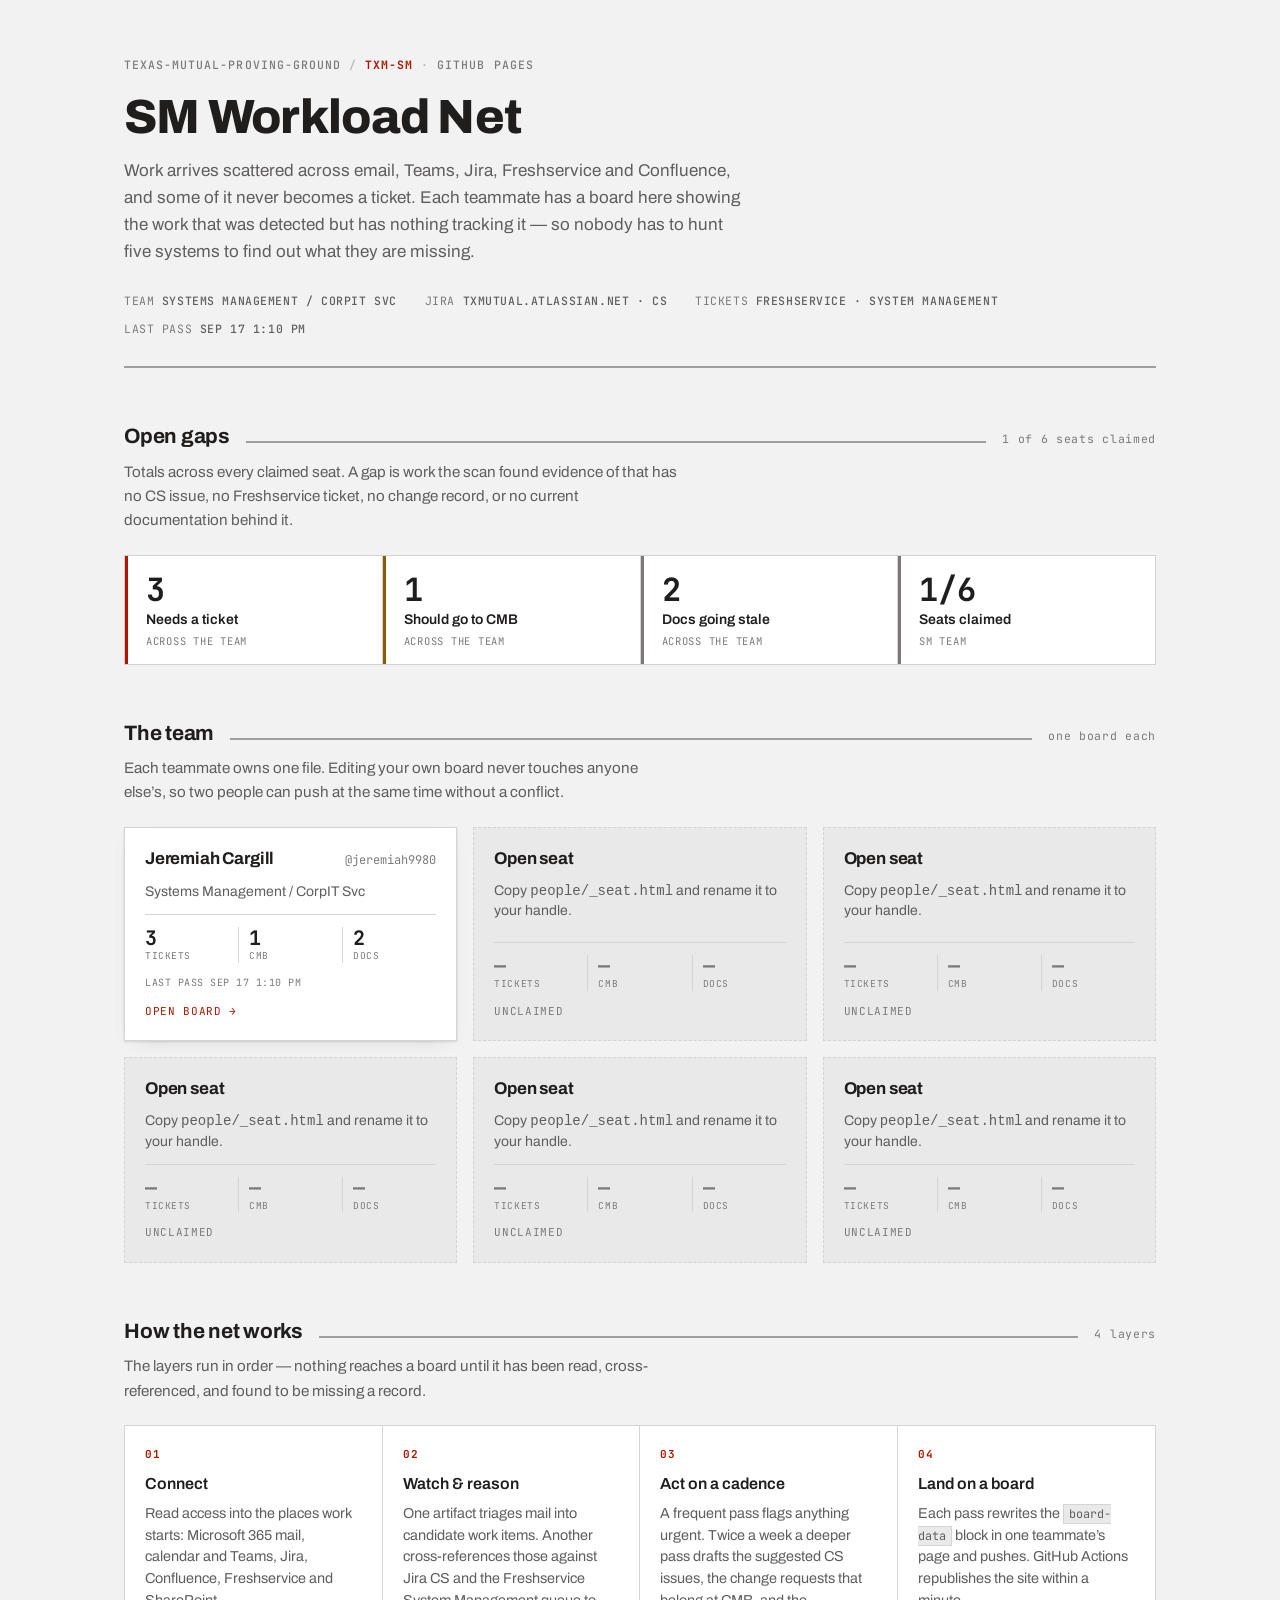
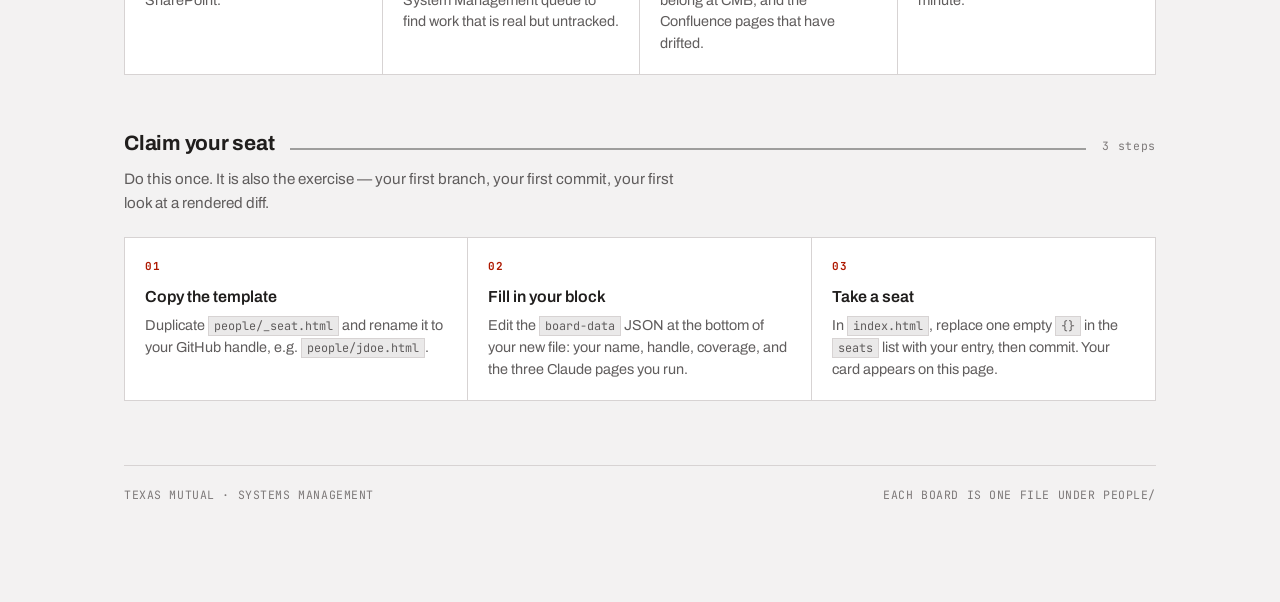
<file: index.html>
<!DOCTYPE html>
<html lang="en">
<head>
<meta charset="utf-8">
<meta name="viewport" content="width=device-width, initial-scale=1">
<title>SM Workload Net</title>
<link rel="preconnect" href="https://fonts.googleapis.com">
<link rel="preconnect" href="https://fonts.gstatic.com" crossorigin>
<link rel="stylesheet" href="https://fonts.googleapis.com/css2?family=Archivo:wght@400;500;600;700;800&family=JetBrains+Mono:wght@400;500;700&display=swap">
<link rel="stylesheet" href="assets/board.css">
</head>
<body>
<div class="wrap">

  <header class="masthead">
    <div class="repo">
      <span>Texas-Mutual-Proving-Ground</span><span class="slash">/</span><b>TXM-SM</b>
      <span class="slash">&middot;</span><span>GitHub Pages</span>
    </div>
    <h1>SM Workload Net</h1>
    <p class="standfirst">Work arrives scattered across email, Teams, Jira, Freshservice and Confluence, and some of it never becomes a ticket. Each teammate has a board here showing the work that was detected but has nothing tracking it &mdash; so nobody has to hunt five systems to find out what they are missing.</p>
    <div class="mast-meta">
      <span>Team <b>Systems Management / CorpIT Svc</b></span>
      <span>Jira <b>txmutual.atlassian.net &middot; CS</b></span>
      <span>Tickets <b>Freshservice &middot; System Management</b></span>
      <span>Last pass <b id="asof">&mdash;</b></span>
    </div>
  </header>

  <section id="gaps">
    <div class="sec-head">
      <h2>Open gaps</h2><div class="sec-rule"></div>
      <span class="sec-count" id="seatcount"></span>
    </div>
    <p class="sec-note">Totals across every claimed seat. A gap is work the scan found evidence of that has no CS issue, no Freshservice ticket, no change record, or no current documentation behind it.</p>
    <div class="strip" id="strip"></div>
  </section>

  <section id="team">
    <div class="sec-head">
      <h2>The team</h2><div class="sec-rule"></div>
      <span class="sec-count">one board each</span>
    </div>
    <p class="sec-note">Each teammate owns one file. Editing your own board never touches anyone else&rsquo;s, so two people can push at the same time without a conflict.</p>
    <div class="seats" id="seats"></div>
  </section>

  <section id="how">
    <div class="sec-head">
      <h2>How the net works</h2><div class="sec-rule"></div>
      <span class="sec-count">4 layers</span>
    </div>
    <p class="sec-note">The layers run in order &mdash; nothing reaches a board until it has been read, cross-referenced, and found to be missing a record.</p>
    <div class="layers">
      <div class="layer">
        <span class="layer-n">01</span>
        <h4>Connect</h4>
        <p>Read access into the places work starts: Microsoft 365 mail, calendar and Teams, Jira, Confluence, Freshservice and SharePoint.</p>
      </div>
      <div class="layer">
        <span class="layer-n">02</span>
        <h4>Watch &amp; reason</h4>
        <p>One artifact triages mail into candidate work items. Another cross-references those against Jira CS and the Freshservice System Management queue to find work that is real but untracked.</p>
      </div>
      <div class="layer">
        <span class="layer-n">03</span>
        <h4>Act on a cadence</h4>
        <p>A frequent pass flags anything urgent. Twice a week a deeper pass drafts the suggested CS issues, the change requests that belong at CMB, and the Confluence pages that have drifted.</p>
      </div>
      <div class="layer">
        <span class="layer-n">04</span>
        <h4>Land on a board</h4>
        <p>Each pass rewrites the <code>board-data</code> block in one teammate&rsquo;s page and pushes. GitHub Actions republishes the site within a minute.</p>
      </div>
    </div>
  </section>

  <section id="claim">
    <div class="sec-head">
      <h2>Claim your seat</h2><div class="sec-rule"></div>
      <span class="sec-count">3 steps</span>
    </div>
    <p class="sec-note">Do this once. It is also the exercise &mdash; your first branch, your first commit, your first look at a rendered diff.</p>
    <div class="layers">
      <div class="layer">
        <span class="layer-n">01</span>
        <h4>Copy the template</h4>
        <p>Duplicate <code>people/_seat.html</code> and rename it to your GitHub handle, e.g. <code>people/jdoe.html</code>.</p>
      </div>
      <div class="layer">
        <span class="layer-n">02</span>
        <h4>Fill in your block</h4>
        <p>Edit the <code>board-data</code> JSON at the bottom of your new file: your name, handle, coverage, and the three Claude pages you run.</p>
      </div>
      <div class="layer">
        <span class="layer-n">03</span>
        <h4>Take a seat</h4>
        <p>In <code>index.html</code>, replace one empty <code>{}</code> in the <code>seats</code> list with your entry, then commit. Your card appears on this page.</p>
      </div>
    </div>
  </section>

  <footer>
    <span>Texas Mutual &middot; Systems Management</span>
    <span>Each board is one file under people/</span>
  </footer>
</div>

<!-- ============================================================
     ROSTER — the only block index.html needs. One entry per seat.
     An empty {} renders as an unclaimed seat.
     counts are refreshed by the twice-weekly pass.
     ============================================================ -->
<script type="application/json" id="board-data">
{
  "updated": "2026-09-17T08:10:00-05:00",
  "seats": [
    {
      "name": "Jeremiah Cargill",
      "github": "jeremiah9980",
      "coverage": "Systems Management / CorpIT Svc",
      "page": "people/jeremiah-cargill.html",
      "updated": "2026-09-17T08:10:00-05:00",
      "counts": { "tickets": 3, "changes": 1, "docs": 2 }
    },
    {}, {}, {}, {}, {}
  ]
}
</script>
<script src="assets/board.js"></script>
</body>
</html>
</file>
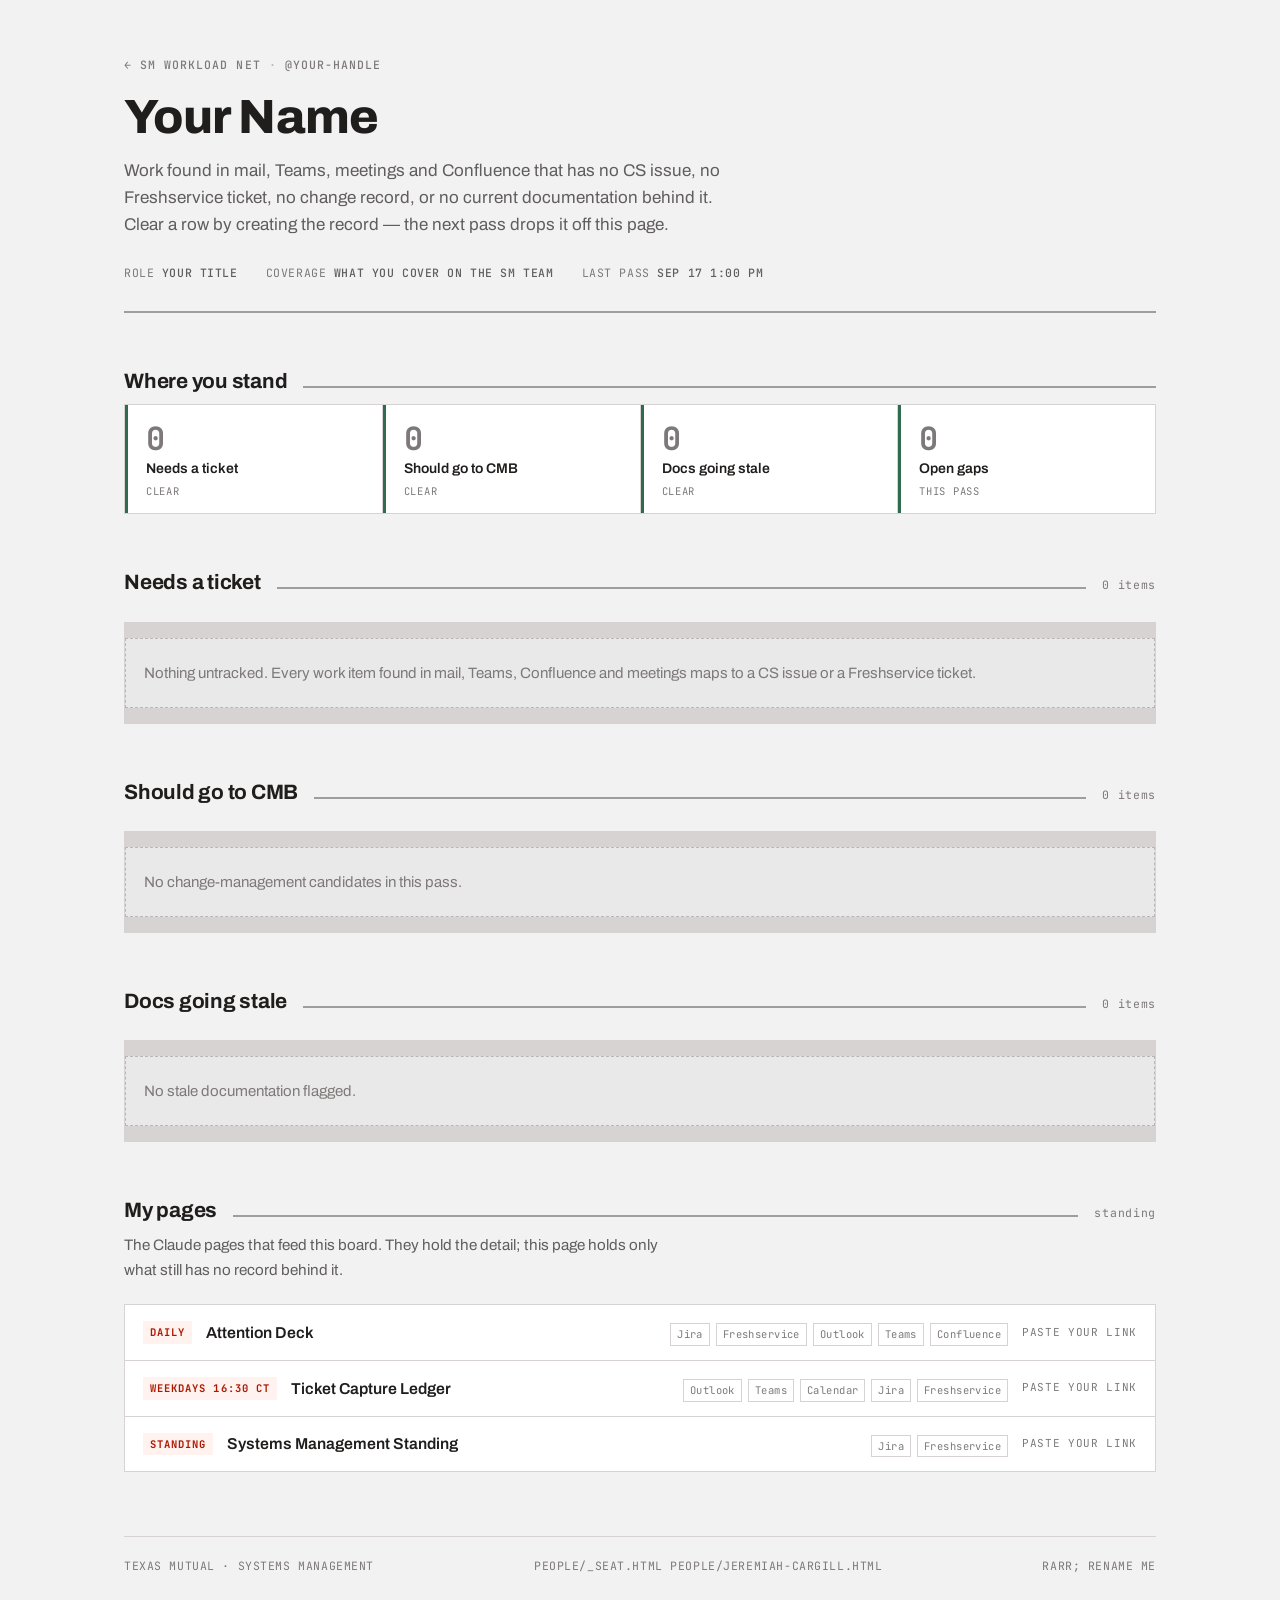
<file: people/_seat.html>
<!DOCTYPE html>
<html lang="en">
<head>
<meta charset="utf-8">
<meta name="viewport" content="width=device-width, initial-scale=1">
<title>Your Board — Workload Net</title>
<link rel="preconnect" href="https://fonts.googleapis.com">
<link rel="preconnect" href="https://fonts.gstatic.com" crossorigin>
<link rel="stylesheet" href="https://fonts.googleapis.com/css2?family=Archivo:wght@400;500;600;700;800&family=JetBrains+Mono:wght@400;500;700&display=swap">
<link rel="stylesheet" href="../assets/board.css">
</head>
<body>
<div class="wrap">

  <header class="masthead">
    <div class="repo">
      <a class="crumb" href="../index.html">&larr; SM Workload Net</a>
      <span class="slash">&middot;</span><span id="handle"></span>
      <span class="sample-pill" id="samplepill" hidden>Sample data</span>
    </div>
    <h1 id="who">&nbsp;</h1>
    <p class="standfirst">Work found in mail, Teams, meetings and Confluence that has no CS issue, no Freshservice ticket, no change record, or no current documentation behind it. Clear a row by creating the record &mdash; the next pass drops it off this page.</p>
    <div class="mast-meta">
      <span>Role <b id="role"></b></span>
      <span>Coverage <b id="coverage"></b></span>
      <span>Last pass <b id="asof">&mdash;</b></span>
    </div>
  </header>

  <section id="summary">
    <div class="sec-head">
      <h2>Where you stand</h2><div class="sec-rule"></div>
    </div>
    <div class="strip" id="strip"></div>
  </section>

  <section id="tickets">
    <div class="sec-head">
      <h2>Needs a ticket</h2><div class="sec-rule"></div>
      <span class="sec-count" id="c-tickets"></span>
    </div>
    <p class="sec-note" id="n-tickets"></p>
    <div class="queue" id="q-tickets"></div>
  </section>

  <section id="changes">
    <div class="sec-head">
      <h2>Should go to CMB</h2><div class="sec-rule"></div>
      <span class="sec-count" id="c-changes"></span>
    </div>
    <p class="sec-note" id="n-changes"></p>
    <div class="queue" id="q-changes"></div>
  </section>

  <section id="docs">
    <div class="sec-head">
      <h2>Docs going stale</h2><div class="sec-rule"></div>
      <span class="sec-count" id="c-docs"></span>
    </div>
    <p class="sec-note" id="n-docs"></p>
    <div class="queue" id="q-docs"></div>
  </section>

  <section id="mypages">
    <div class="sec-head">
      <h2>My pages</h2><div class="sec-rule"></div>
      <span class="sec-count">standing</span>
    </div>
    <p class="sec-note">The Claude pages that feed this board. They hold the detail; this page holds only what still has no record behind it.</p>
    <div class="pagerow" id="pages"></div>
  </section>

  <footer>
    <span>Texas Mutual &middot; Systems Management</span>
    <span>people/_seat.html people/jeremiah-cargill.html</span>rarr; rename me</span>
  </footer>
</div>

<!-- ============================================================
     YOUR BOARD — the twice-weekly pass rewrites this block.
     Edit by hand any time; it is plain JSON.
     sev is implied by the queue, so items only carry content.
     ============================================================ -->
<script type="application/json" id="board-data">
{
  "name": "Your Name",
  "github": "your-handle",
  "role": "Your title",
  "coverage": "What you cover on the SM team",
  "updated": "2026-09-17T08:00:00-05:00",
  "sample": false,
  "pages": [
    {
      "title": "Attention Deck",
      "cadence": "Daily",
      "url": "",
      "sources": [
        "Jira",
        "Freshservice",
        "Outlook",
        "Teams",
        "Confluence"
      ]
    },
    {
      "title": "Ticket Capture Ledger",
      "cadence": "Weekdays 16:30 CT",
      "url": "",
      "sources": [
        "Outlook",
        "Teams",
        "Calendar",
        "Jira",
        "Freshservice"
      ]
    },
    {
      "title": "Systems Management Standing",
      "cadence": "Standing",
      "url": "",
      "sources": [
        "Jira",
        "Freshservice"
      ]
    }
  ],
  "gaps": {
    "tickets": [],
    "changes": [],
    "docs": []
  }
}
</script>
<script src="../assets/board.js"></script>
</body>
</html>
</file>
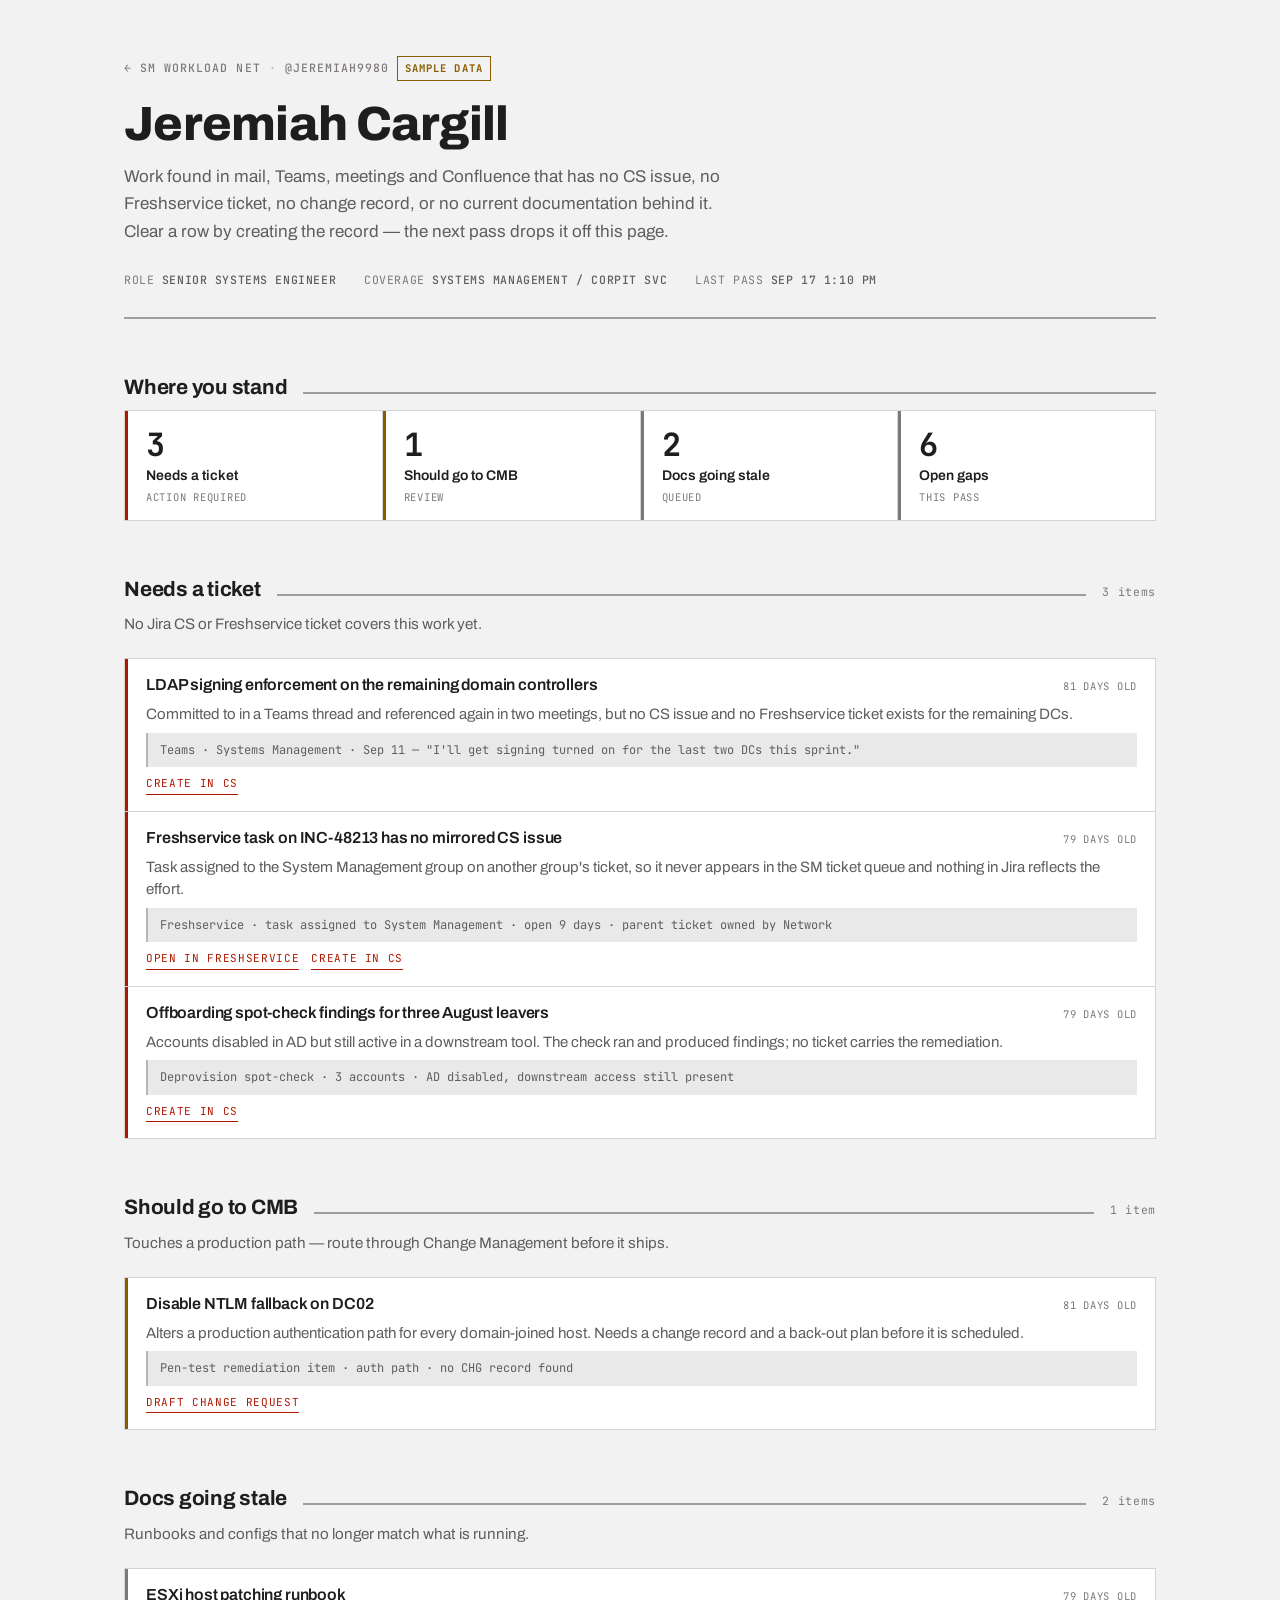
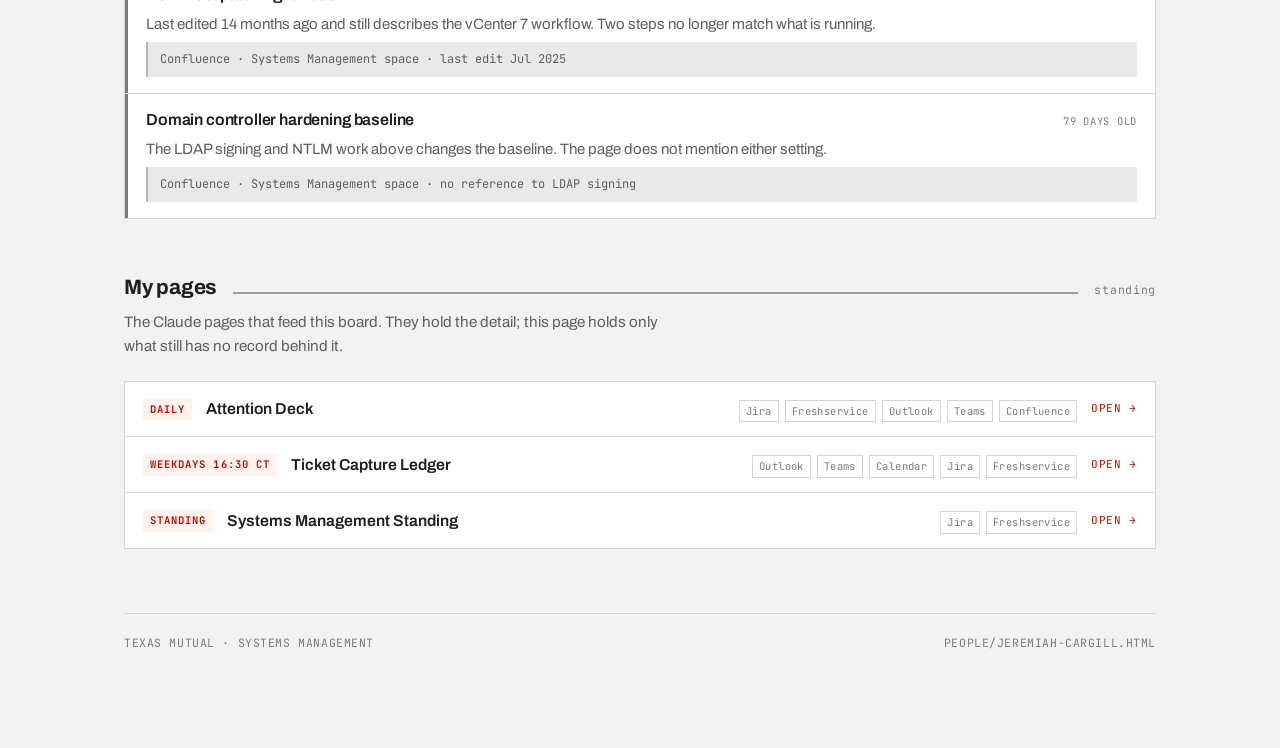
<file: people/jeremiah-cargill.html>
<!DOCTYPE html>
<html lang="en">
<head>
<meta charset="utf-8">
<meta name="viewport" content="width=device-width, initial-scale=1">
<title>Jeremiah Cargill — Workload Net</title>
<link rel="preconnect" href="https://fonts.googleapis.com">
<link rel="preconnect" href="https://fonts.gstatic.com" crossorigin>
<link rel="stylesheet" href="https://fonts.googleapis.com/css2?family=Archivo:wght@400;500;600;700;800&family=JetBrains+Mono:wght@400;500;700&display=swap">
<link rel="stylesheet" href="../assets/board.css">
</head>
<body>
<div class="wrap">

  <header class="masthead">
    <div class="repo">
      <a class="crumb" href="../index.html">&larr; SM Workload Net</a>
      <span class="slash">&middot;</span><span id="handle"></span>
      <span class="sample-pill" id="samplepill" hidden>Sample data</span>
    </div>
    <h1 id="who">&nbsp;</h1>
    <p class="standfirst">Work found in mail, Teams, meetings and Confluence that has no CS issue, no Freshservice ticket, no change record, or no current documentation behind it. Clear a row by creating the record &mdash; the next pass drops it off this page.</p>
    <div class="mast-meta">
      <span>Role <b id="role"></b></span>
      <span>Coverage <b id="coverage"></b></span>
      <span>Last pass <b id="asof">&mdash;</b></span>
    </div>
  </header>

  <section id="summary">
    <div class="sec-head">
      <h2>Where you stand</h2><div class="sec-rule"></div>
    </div>
    <div class="strip" id="strip"></div>
  </section>

  <section id="tickets">
    <div class="sec-head">
      <h2>Needs a ticket</h2><div class="sec-rule"></div>
      <span class="sec-count" id="c-tickets"></span>
    </div>
    <p class="sec-note" id="n-tickets"></p>
    <div class="queue" id="q-tickets"></div>
  </section>

  <section id="changes">
    <div class="sec-head">
      <h2>Should go to CMB</h2><div class="sec-rule"></div>
      <span class="sec-count" id="c-changes"></span>
    </div>
    <p class="sec-note" id="n-changes"></p>
    <div class="queue" id="q-changes"></div>
  </section>

  <section id="docs">
    <div class="sec-head">
      <h2>Docs going stale</h2><div class="sec-rule"></div>
      <span class="sec-count" id="c-docs"></span>
    </div>
    <p class="sec-note" id="n-docs"></p>
    <div class="queue" id="q-docs"></div>
  </section>

  <section id="mypages">
    <div class="sec-head">
      <h2>My pages</h2><div class="sec-rule"></div>
      <span class="sec-count">standing</span>
    </div>
    <p class="sec-note">The Claude pages that feed this board. They hold the detail; this page holds only what still has no record behind it.</p>
    <div class="pagerow" id="pages"></div>
  </section>

  <footer>
    <span>Texas Mutual &middot; Systems Management</span>
    <span>people/jeremiah-cargill.html</span>
  </footer>
</div>

<!-- ============================================================
     YOUR BOARD — the twice-weekly pass rewrites this block.
     Edit by hand any time; it is plain JSON.
     sev is implied by the queue, so items only carry content.
     ============================================================ -->
<script type="application/json" id="board-data">
{
  "name": "Jeremiah Cargill",
  "github": "jeremiah9980",
  "role": "Senior Systems Engineer",
  "coverage": "Systems Management / CorpIT Svc",
  "updated": "2026-09-17T08:10:00-05:00",
  "sample": true,
  "pages": [
    {
      "title": "Attention Deck",
      "cadence": "Daily",
      "url": "https://claude.ai/code/artifact/ff790d0e-80e4-4f90-8fbf-95e5e7c8cfca",
      "sources": ["Jira", "Freshservice", "Outlook", "Teams", "Confluence"]
    },
    {
      "title": "Ticket Capture Ledger",
      "cadence": "Weekdays 16:30 CT",
      "url": "https://claude.ai/code/artifact/a9177517-f2ec-46f0-b32d-20e3d5a15ae3",
      "sources": ["Outlook", "Teams", "Calendar", "Jira", "Freshservice"]
    },
    {
      "title": "Systems Management Standing",
      "cadence": "Standing",
      "url": "https://claude.ai/code/artifact/9ff04aef-9bb0-49c6-8089-1c02a53186a5",
      "sources": ["Jira", "Freshservice"]
    }
  ],
  "gaps": {
    "tickets": [
      {
        "title": "LDAP signing enforcement on the remaining domain controllers",
        "found": "2026-09-15T09:20:00-05:00",
        "why": "Committed to in a Teams thread and referenced again in two meetings, but no CS issue and no Freshservice ticket exists for the remaining DCs.",
        "evidence": "Teams · Systems Management · Sep 11 — \"I'll get signing turned on for the last two DCs this sprint.\"",
        "links": [
          { "label": "Create in CS", "url": "https://txmutual.atlassian.net/browse/CS" }
        ]
      },
      {
        "title": "Freshservice task on INC-48213 has no mirrored CS issue",
        "found": "2026-09-16T16:35:00-05:00",
        "why": "Task assigned to the System Management group on another group's ticket, so it never appears in the SM ticket queue and nothing in Jira reflects the effort.",
        "evidence": "Freshservice · task assigned to System Management · open 9 days · parent ticket owned by Network",
        "links": [
          { "label": "Open in Freshservice", "url": "https://texasmutual.freshservice.com/a/tickets/48213" },
          { "label": "Create in CS", "url": "https://txmutual.atlassian.net/browse/CS" }
        ]
      },
      {
        "title": "Offboarding spot-check findings for three August leavers",
        "found": "2026-09-16T17:05:00-05:00",
        "why": "Accounts disabled in AD but still active in a downstream tool. The check ran and produced findings; no ticket carries the remediation.",
        "evidence": "Deprovision spot-check · 3 accounts · AD disabled, downstream access still present",
        "links": [
          { "label": "Create in CS", "url": "https://txmutual.atlassian.net/browse/CS" }
        ]
      }
    ],
    "changes": [
      {
        "title": "Disable NTLM fallback on DC02",
        "found": "2026-09-15T09:20:00-05:00",
        "why": "Alters a production authentication path for every domain-joined host. Needs a change record and a back-out plan before it is scheduled.",
        "evidence": "Pen-test remediation item · auth path · no CHG record found",
        "links": [
          { "label": "Draft change request", "url": "https://txmutual.atlassian.net/browse/CS" }
        ]
      }
    ],
    "docs": [
      {
        "title": "ESXi host patching runbook",
        "found": "2026-09-17T08:10:00-05:00",
        "why": "Last edited 14 months ago and still describes the vCenter 7 workflow. Two steps no longer match what is running.",
        "evidence": "Confluence · Systems Management space · last edit Jul 2025"
      },
      {
        "title": "Domain controller hardening baseline",
        "found": "2026-09-17T08:10:00-05:00",
        "why": "The LDAP signing and NTLM work above changes the baseline. The page does not mention either setting.",
        "evidence": "Confluence · Systems Management space · no reference to LDAP signing"
      }
    ]
  }
}
</script>
<script src="../assets/board.js"></script>
</body>
</html>
</file>
<file: assets/board.css>
/* Modernist system — light = 2a ink-led, dark = 2c dark ground.
   Tokens from "Color and type pairings": Archivo, ink #201e1d, accent #ec3013, radius 0. */
:root{
  --ground:#f3f2f2; --surface:#ffffff; --surface-2:#eae9e9;
  --ink:#201e1d; --ink-2:#605d5d; --ink-3:#7d7979;
  --rule:#d7d3d3; --rule-strong:#bab6b6;
  --accent:#ec3013; --accent-ink:#ae1800; --accent-soft:#fff2ef;
  --ok:#2f6b4f; --ok-soft:#e3efe7;
  --warn:#8a5c00; --crit:#ae1800;
  --shadow:0 1px 2px rgba(45,43,43,.14), 0 6px 20px -12px rgba(45,43,43,.22);
  --display:"Archivo","Helvetica Neue",Arial,sans-serif;
  --body:"Archivo","Helvetica Neue",Arial,sans-serif;
  --mono:"JetBrains Mono",ui-monospace,SFMono-Regular,Menlo,monospace;
}
@media (prefers-color-scheme: dark){
  :root:not([data-theme="light"]){
    --ground:#201e1d; --surface:#2d2b2b; --surface-2:#262424;
    --ink:#f8f4f4; --ink-2:#d7d3d3; --ink-3:#9b9797;
    --rule:#444141; --rule-strong:#605d5d;
    --accent:#ff563c; --accent-ink:#ff9783; --accent-soft:#3a2420;
    --ok:#86bf9e; --ok-soft:#24312a;
    --warn:#d9ae55; --crit:#ff9783;
    --shadow:0 1px 2px rgba(0,0,0,.5), 0 8px 24px -14px rgba(0,0,0,.6);
  }
}
:root[data-theme="dark"]{
  --ground:#201e1d; --surface:#2d2b2b; --surface-2:#262424;
  --ink:#f8f4f4; --ink-2:#d7d3d3; --ink-3:#9b9797;
  --rule:#444141; --rule-strong:#605d5d;
  --accent:#ff563c; --accent-ink:#ff9783; --accent-soft:#3a2420;
  --ok:#86bf9e; --ok-soft:#24312a;
  --warn:#d9ae55; --crit:#ff9783;
  --shadow:0 1px 2px rgba(0,0,0,.5), 0 8px 24px -14px rgba(0,0,0,.6);
}
*{box-sizing:border-box}
body{
  margin:0; background:var(--ground); color:var(--ink);
  font-family:var(--body); font-size:16px; line-height:1.6;
  -webkit-font-smoothing:antialiased;
}
.wrap{max-width:1080px; margin:0 auto; padding:0 24px 96px}
a{color:var(--accent-ink)}
:focus-visible{outline:2px solid var(--accent); outline-offset:3px; border-radius:0}

/* ---------- masthead ---------- */
.masthead{padding:56px 0 28px; border-bottom:2px solid color-mix(in srgb, var(--ink) 40%, transparent)}
.repo{
  font-family:var(--mono); font-size:11.5px; font-weight:500;
  letter-spacing:.09em; text-transform:uppercase; color:var(--ink-3);
  display:flex; flex-wrap:wrap; align-items:center; gap:8px;
}
.repo .slash{color:var(--rule-strong)}
.repo b{color:var(--accent-ink); font-weight:700}
h1{
  font-family:var(--display); font-weight:800; letter-spacing:-.015em;
  font-size:clamp(2.1rem,5vw,3rem); line-height:1.05; margin:18px 0 0;
  text-wrap:balance;
}
.standfirst{
  margin:14px 0 0; max-width:62ch; color:var(--ink-2); font-size:1.0625rem;
}
.mast-meta{
  margin-top:26px; display:flex; flex-wrap:wrap; gap:10px 28px;
  font-family:var(--mono); font-size:11.5px; letter-spacing:.05em;
  text-transform:uppercase; color:var(--ink-3);
}
.mast-meta span b{color:var(--ink-2); font-weight:500}

/* ---------- section frame ---------- */
section{padding-top:52px}
.sec-head{display:flex; align-items:baseline; gap:16px; margin-bottom:6px}
h2{
  font-family:var(--display); font-weight:700; letter-spacing:-.012em;
  font-size:1.3rem; margin:0;
}
.sec-rule{flex:1; height:2px; background:color-mix(in srgb, var(--ink) 40%, transparent)}
.sec-count{font-family:var(--mono); font-size:11.5px; color:var(--ink-3); letter-spacing:.06em}
.sec-note{margin:0 0 22px; color:var(--ink-2); font-size:.95rem; max-width:62ch}

/* ---------- cards ---------- */
.grid{display:grid; grid-template-columns:repeat(auto-fill,minmax(320px,1fr)); gap:16px}
.card{
  display:flex; flex-direction:column; gap:12px;
  background:var(--surface); border:1px solid var(--rule); border-radius:0;
  padding:20px 20px 18px; box-shadow:var(--shadow);
  text-decoration:none; color:inherit; position:relative;
  transition:border-color .15s ease, transform .15s ease;
}
a.card:hover{border-color:var(--accent); transform:translateY(-2px)}
.card.pending{background:var(--surface-2); box-shadow:none; border-style:dashed}
.card-top{display:flex; align-items:center; justify-content:space-between; gap:12px}
.cadence{
  font-family:var(--mono); font-size:10.5px; font-weight:700; letter-spacing:.1em;
  text-transform:uppercase; color:var(--accent-ink);
  background:var(--accent-soft); padding:3px 7px; border-radius:0; white-space:nowrap;
}
.card.pending .cadence{color:var(--ink-3); background:transparent; border:1px solid var(--rule-strong)}
.state{
  font-family:var(--mono); font-size:10.5px; letter-spacing:.08em; text-transform:uppercase;
  color:var(--ink-3); display:flex; align-items:center; gap:6px; white-space:nowrap;
}
.dot{width:7px; height:7px; border-radius:50%; background:var(--ok)}
.dot.off{background:var(--rule-strong)}
h3{
  font-family:var(--display); font-weight:600; font-size:1.125rem;
  margin:0; letter-spacing:-.01em; line-height:1.25;
}
.card p{margin:0; color:var(--ink-2); font-size:.9375rem; line-height:1.55}
.chips{display:flex; flex-wrap:wrap; gap:6px; margin-top:auto; padding-top:4px}
.chip{
  font-family:var(--mono); font-size:10.5px; letter-spacing:.04em;
  color:var(--ink-3); border:1px solid var(--rule); border-radius:0; padding:2px 6px;
}
.open{
  font-family:var(--mono); font-size:11px; letter-spacing:.06em; text-transform:uppercase;
  color:var(--accent-ink); display:flex; align-items:center; gap:6px;
}
.card.pending .open{color:var(--ink-3)}

/* ---------- roster ---------- */
.table-scroll{overflow-x:auto; border:1px solid var(--rule); border-radius:0; background:var(--surface)}
table{border-collapse:collapse; width:100%; min-width:640px; font-size:.9375rem}
th{
  font-family:var(--mono); font-size:10.5px; font-weight:500; letter-spacing:.09em;
  text-transform:uppercase; color:var(--ink-3); text-align:left;
  padding:12px 18px; border-bottom:1px solid var(--rule); background:var(--surface-2);
}
td{padding:14px 18px; border-bottom:1px solid var(--rule); color:var(--ink-2); vertical-align:top}
tr:last-child td{border-bottom:none}
td.who{color:var(--ink); font-family:var(--display); font-weight:600}
td.num{font-family:var(--mono); font-variant-numeric:tabular-nums; text-align:right}
td.hand{font-family:var(--mono); font-size:12.5px; color:var(--ink-3)}
tr.empty td{color:var(--ink-3); font-style:italic}
.badge{
  font-family:var(--mono); font-size:10.5px; letter-spacing:.06em; text-transform:uppercase;
  padding:2px 7px; border-radius:0; white-space:nowrap;
}
.badge.live{color:var(--ok); background:var(--ok-soft)}
.badge.open-slot{color:var(--ink-3); border:1px dashed var(--rule-strong)}

/* ---------- pipeline ---------- */
.steps{display:grid; grid-template-columns:repeat(auto-fit,minmax(240px,1fr)); gap:0; border:1px solid var(--rule); border-radius:0; overflow:hidden; background:var(--surface)}
.step{padding:20px; border-right:1px solid var(--rule)}
.step:last-child{border-right:none}
.step-n{
  font-family:var(--mono); font-size:11px; font-weight:700; letter-spacing:.1em;
  color:var(--accent-ink); display:block; margin-bottom:8px;
}
.step h4{font-family:var(--display); font-size:1rem; font-weight:600; margin:0 0 6px}
.step p{margin:0; font-size:.9rem; color:var(--ink-2); line-height:1.5}
.step code{font-family:var(--mono); font-size:.82em; background:var(--surface-2); border:1px solid var(--rule); border-radius:0; padding:1px 5px}
@media (max-width:800px){.step{border-right:none; border-bottom:1px solid var(--rule)} .step:last-child{border-bottom:none}}

footer{
  margin-top:64px; padding-top:20px; border-top:1px solid var(--rule);
  font-family:var(--mono); font-size:11.5px; letter-spacing:.05em; text-transform:uppercase;
  color:var(--ink-3); display:flex; flex-wrap:wrap; gap:8px 24px; justify-content:space-between;
}
@media (prefers-reduced-motion: reduce){*{transition:none !important}}

/* ================= workload-net additions ================= */

/* breadcrumb back to the team board */
.crumb{
  font-family:var(--mono); font-size:11.5px; letter-spacing:.09em;
  text-transform:uppercase; color:var(--ink-3); text-decoration:none;
  display:inline-flex; align-items:center; gap:7px;
}
.crumb:hover{color:var(--accent-ink)}
.sample-pill{
  font-family:var(--mono); font-size:10.5px; font-weight:700; letter-spacing:.1em;
  text-transform:uppercase; color:var(--warn); border:1px solid var(--warn);
  padding:3px 7px; white-space:nowrap;
}

/* ---- gap strip: four counters, status encoded by stripe + word, not hue alone ---- */
.strip{display:grid; grid-template-columns:repeat(auto-fit,minmax(168px,1fr)); gap:1px; background:var(--rule); border:1px solid var(--rule)}
.tile{background:var(--surface); padding:16px 18px 14px; display:flex; flex-direction:column; gap:2px; border-left:3px solid var(--rule-strong)}
.tile.crit{border-left-color:var(--crit)}
.tile.warn{border-left-color:var(--warn)}
.tile.info{border-left-color:var(--ink-3)}
.tile.ok{border-left-color:var(--ok)}
.tile .n{font-family:var(--mono); font-variant-numeric:tabular-nums; font-size:2rem; line-height:1.1; font-weight:700; color:var(--ink)}
.tile .k{font-family:var(--display); font-size:.875rem; font-weight:600; color:var(--ink)}
.tile .s{font-family:var(--mono); font-size:10.5px; letter-spacing:.07em; text-transform:uppercase; color:var(--ink-3)}
.tile.zero .n{color:var(--ink-3)}

/* ---- queues: one row per detected gap ---- */
.queue{display:flex; flex-direction:column; gap:1px; background:var(--rule); border:1px solid var(--rule)}
.gap{background:var(--surface); padding:16px 18px; border-left:3px solid var(--rule-strong); display:flex; flex-direction:column; gap:7px}
.gap.crit{border-left-color:var(--crit)}
.gap.warn{border-left-color:var(--warn)}
.gap.info{border-left-color:var(--ink-3)}
.gap-head{display:flex; flex-wrap:wrap; align-items:baseline; justify-content:space-between; gap:8px 14px}
.gap-title{font-family:var(--display); font-weight:600; font-size:1rem; line-height:1.3; margin:0; color:var(--ink)}
.gap-age{font-family:var(--mono); font-size:10.5px; letter-spacing:.07em; text-transform:uppercase; color:var(--ink-3); white-space:nowrap}
.gap-why{margin:0; font-size:.9375rem; color:var(--ink-2); line-height:1.5}
.gap-ev{
  margin:0; padding:8px 12px; background:var(--surface-2); border-left:2px solid var(--rule-strong);
  font-family:var(--mono); font-size:12px; line-height:1.55; color:var(--ink-2);
  overflow-x:auto;
}
.gap-foot{display:flex; flex-wrap:wrap; align-items:center; gap:8px 12px; margin-top:1px}
.act{
  font-family:var(--mono); font-size:11px; letter-spacing:.06em; text-transform:uppercase;
  color:var(--accent-ink); text-decoration:none; border-bottom:1px solid currentColor; padding-bottom:1px;
}
.act:hover{color:var(--accent)}
.empty-q{
  background:var(--surface-2); border:1px dashed var(--rule-strong); padding:22px 18px;
  font-size:.9375rem; color:var(--ink-3);
}

/* ---- seat grid on the team board ---- */
.seats{display:grid; grid-template-columns:repeat(auto-fill,minmax(300px,1fr)); gap:16px}
.seat{
  display:flex; flex-direction:column; gap:12px; background:var(--surface);
  border:1px solid var(--rule); box-shadow:var(--shadow); padding:20px;
  text-decoration:none; color:inherit; transition:border-color .15s ease, transform .15s ease;
}
a.seat:hover{border-color:var(--accent); transform:translateY(-2px)}
.seat.vacant{background:var(--surface-2); box-shadow:none; border-style:dashed}
.seat-top{display:flex; align-items:baseline; justify-content:space-between; gap:10px}
.seat-name{font-family:var(--display); font-weight:700; font-size:1.0625rem; margin:0; letter-spacing:-.01em}
.seat-hand{font-family:var(--mono); font-size:12px; color:var(--ink-3)}
.seat-role{margin:0; font-size:.875rem; color:var(--ink-2); line-height:1.45}
.seat-counts{display:flex; gap:0; border-top:1px solid var(--rule); margin-top:auto; padding-top:12px}
.seat-counts div{flex:1; display:flex; flex-direction:column; gap:1px; border-right:1px solid var(--rule); padding-right:10px; margin-right:10px}
.seat-counts div:last-child{border-right:none; padding-right:0; margin-right:0}
.seat-counts b{font-family:var(--mono); font-variant-numeric:tabular-nums; font-size:1.25rem; font-weight:700; color:var(--ink); line-height:1.1}
.seat-counts.quiet b{color:var(--ink-3)}
.seat-counts span{font-family:var(--mono); font-size:9.5px; letter-spacing:.06em; text-transform:uppercase; color:var(--ink-3); line-height:1.3}
.seat-foot{font-family:var(--mono); font-size:11px; letter-spacing:.06em; text-transform:uppercase; color:var(--accent-ink)}
.seat.vacant .seat-foot{color:var(--ink-3)}
.seat-asof{font-family:var(--mono); font-size:10px; letter-spacing:.05em; text-transform:uppercase; color:var(--ink-3)}

/* ---- layers: the four-stage pipeline from the plan ---- */
.layers{display:grid; grid-template-columns:repeat(auto-fit,minmax(230px,1fr)); border:1px solid var(--rule); background:var(--surface)}
.layer{padding:20px; border-right:1px solid var(--rule)}
.layer:last-child{border-right:none}
.layer-n{font-family:var(--mono); font-size:11px; font-weight:700; letter-spacing:.1em; color:var(--accent-ink); display:block; margin-bottom:8px}
.layer h4{font-family:var(--display); font-size:1rem; font-weight:600; margin:0 0 6px}
.layer p{margin:0; font-size:.9rem; color:var(--ink-2); line-height:1.5}
.layer code{font-family:var(--mono); font-size:.82em; background:var(--surface-2); border:1px solid var(--rule); padding:1px 5px}
@media (max-width:820px){.layer{border-right:none; border-bottom:1px solid var(--rule)} .layer:last-child{border-bottom:none}}

/* ---- source chips reused on pages list ---- */
.pagerow{display:flex; flex-direction:column; gap:1px; background:var(--rule); border:1px solid var(--rule)}
.pageitem{
  background:var(--surface); padding:14px 18px; display:flex; flex-wrap:wrap;
  align-items:center; gap:8px 14px; text-decoration:none; color:inherit;
}
.pageitem:hover{background:var(--surface-2)}
.pageitem .pi-title{font-family:var(--display); font-weight:600; font-size:.9875rem; flex:1 1 auto; min-width:180px}
.pageitem .pi-open{font-family:var(--mono); font-size:11px; letter-spacing:.06em; text-transform:uppercase; color:var(--accent-ink)}
</file>
